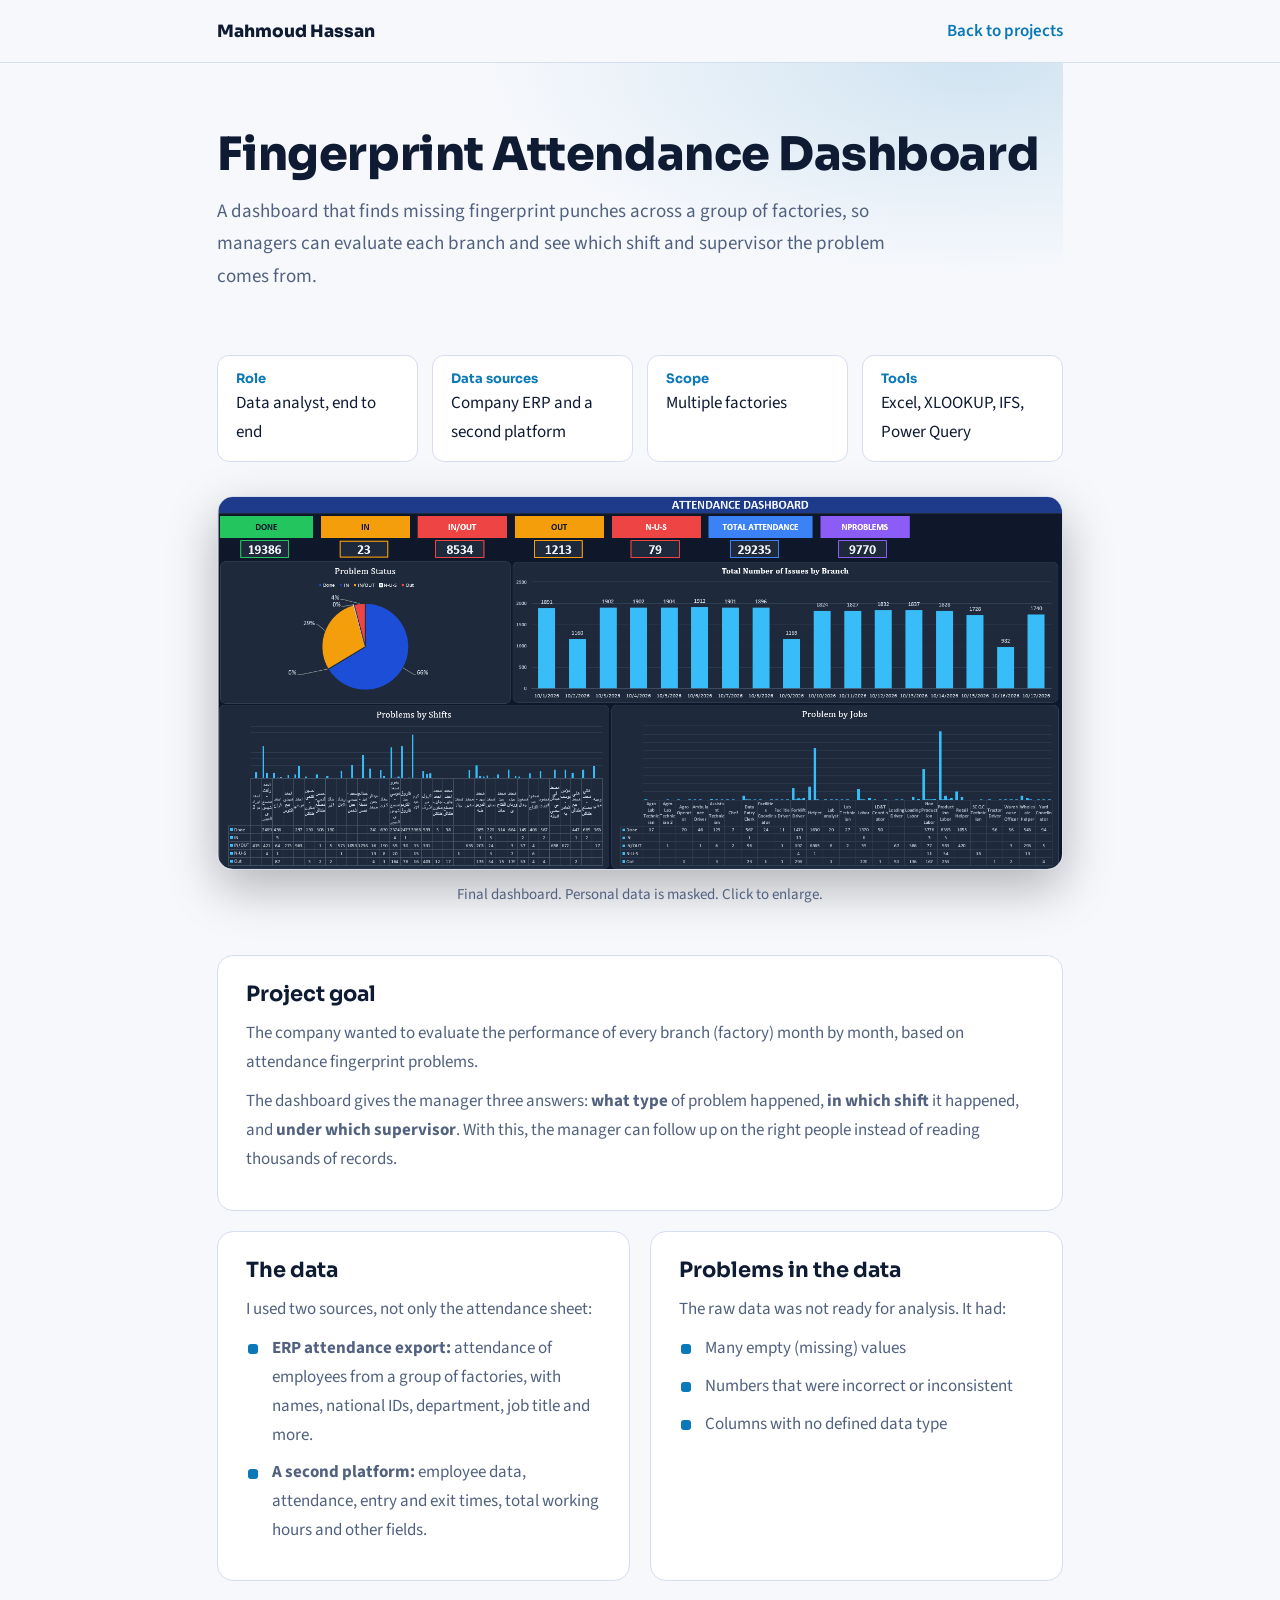
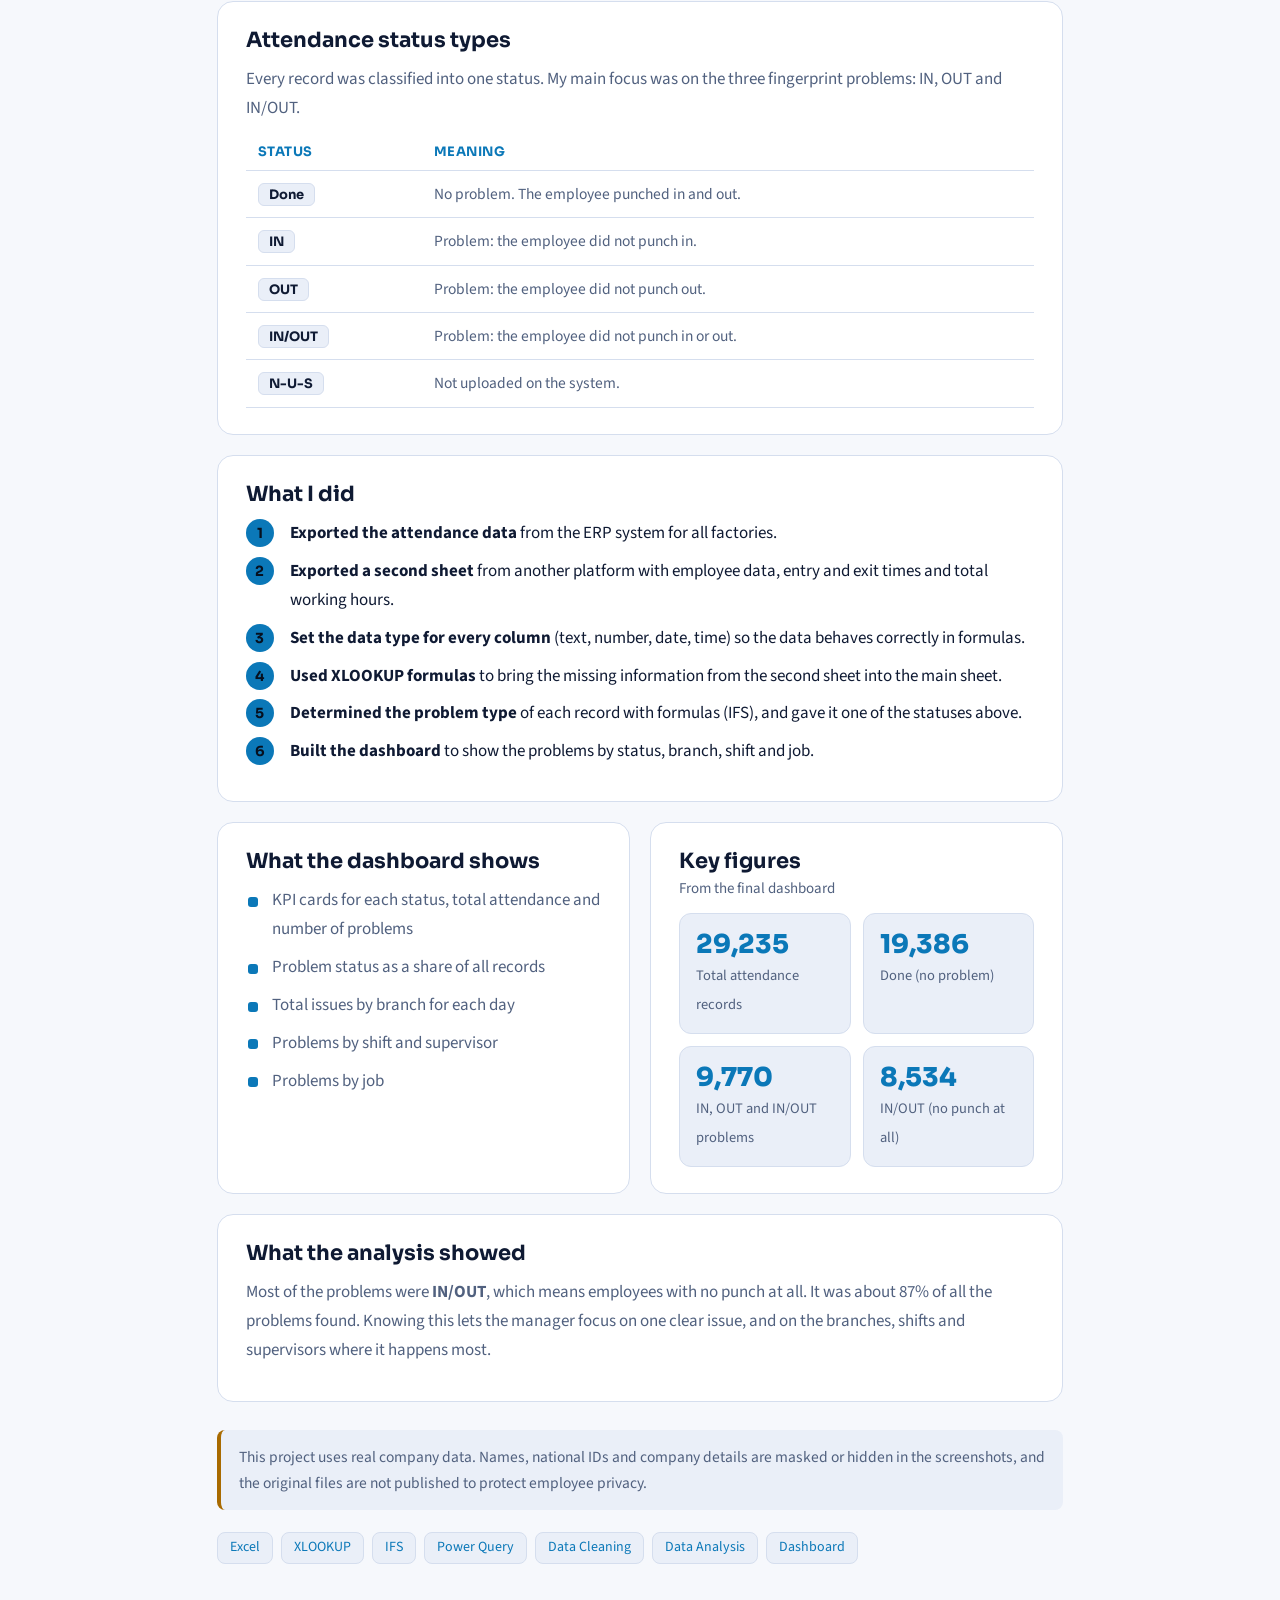
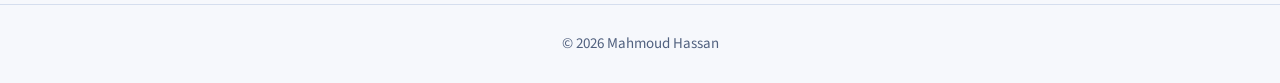
<file: projects/attendance.html>
<!DOCTYPE html>
<html lang="en"><head><meta charset="UTF-8"><meta name="viewport" content="width=device-width, initial-scale=1.0">
<title>Fingerprint Attendance Dashboard | Mahmoud Hassan</title>
<link href="https://fonts.googleapis.com/css2?family=Sora:wght@600;800&family=Source+Sans+3:wght@400;600&display=swap" rel="stylesheet">
<style>
:root{--bg:#0a1020;--bg2:#0f1830;--card:#121d38;--line:#22304f;--text:#eef2f9;--muted:#9fb0cc;--accent:#38bdf8;--accent2:#f5b544;--head:'Sora','Segoe UI',Arial,sans-serif;--body:'Source Sans 3','Segoe UI',Arial,sans-serif}
@media (prefers-color-scheme:light){:root{--bg:#f6f8fc;--bg2:#eaeff8;--card:#fff;--line:#d5deee;--text:#0f1a33;--muted:#51617f;--accent:#0b78b8;--accent2:#a86a00}}
*{margin:0;padding:0;box-sizing:border-box}
body{font-family:var(--body);font-size:17px;background:var(--bg);color:var(--text);line-height:1.7}
a{color:var(--accent)}
:focus-visible{outline:3px solid var(--accent);outline-offset:3px;border-radius:6px}
.wrap{max-width:1000px;margin:0 auto;padding:0 6%}
h1,h2,h3{font-family:var(--head);line-height:1.2}
.top{position:sticky;top:0;z-index:5;background:color-mix(in srgb,var(--bg) 92%,transparent);backdrop-filter:blur(10px);border-bottom:1px solid var(--line)}
.top .wrap{display:flex;justify-content:space-between;align-items:center;height:62px}
.top a{text-decoration:none;font-weight:600}
.top .who{font:800 17px var(--head);color:var(--text)}
header.hero{padding:64px 0 24px;background:radial-gradient(700px 300px at 90% 0%,color-mix(in srgb,var(--accent) 16%,transparent),transparent 70%)}
header.hero h1{font-size:clamp(30px,5vw,46px);font-weight:800;letter-spacing:-.01em;margin-bottom:14px}
header.hero p{color:var(--muted);font-size:19px;max-width:700px}
.meta{display:grid;grid-template-columns:repeat(auto-fit,minmax(200px,1fr));gap:14px;margin:28px 0 34px}
.meta div{background:var(--card);border:1px solid var(--line);border-radius:12px;padding:14px 18px}
.meta b{display:block;font:700 13px var(--head);color:var(--accent);margin-bottom:2px}
.shot{margin:0 0 48px}
.shot a{display:block;border-radius:16px;overflow:hidden;border:1px solid var(--line);box-shadow:0 18px 50px rgba(0,0,0,.28)}
.shot img{width:100%;display:block}
.shot figcaption{color:var(--muted);font-size:15px;margin-top:12px;text-align:center}
.grid{display:grid;grid-template-columns:1fr 1fr;gap:20px;margin-bottom:20px}
section{background:var(--card);border:1px solid var(--line);border-radius:16px;padding:26px 28px}
.full{margin-bottom:20px}
h2{font-size:21px;margin-bottom:12px}
p{color:var(--muted);margin-bottom:10px}
ul{list-style:none;color:var(--muted)}
li{position:relative;padding-left:26px;margin-bottom:9px}
li::before{content:"";position:absolute;left:2px;top:.62em;width:10px;height:10px;border-radius:3px;background:var(--accent)}
.note{border-left:4px solid var(--accent2);background:var(--bg2);border-radius:8px;padding:14px 18px;color:var(--muted);font-size:15.5px;margin:28px 0 22px}
.chips{display:flex;flex-wrap:wrap;gap:8px;margin-bottom:10px}
.chips span{background:var(--bg2);border:1px solid var(--line);color:var(--accent);border-radius:8px;padding:3px 12px;font-size:14px}
footer{border-top:1px solid var(--line);padding:26px 0;text-align:center;color:var(--muted);font-size:15px;margin-top:40px}
@media(max-width:760px){.grid{grid-template-columns:1fr}}

.kpis{display:grid;grid-template-columns:repeat(auto-fit,minmax(150px,1fr));gap:12px;margin-top:14px}
.kpi{background:var(--bg2);border:1px solid var(--line);border-radius:12px;padding:14px 16px}
.kpi strong{display:block;font:800 26px var(--head);color:var(--accent)}
.kpi span{color:var(--muted);font-size:14.5px}
.steps{counter-reset:s;list-style:none}
.steps li{padding-left:44px;counter-increment:s}
.steps li::before{content:counter(s);width:28px;height:28px;border-radius:50%;top:0;left:0;background:var(--accent);color:#06101f;font:700 14px var(--head);display:grid;place-items:center}
h2 small{display:block;font:400 15px var(--body);color:var(--muted);margin-top:4px}

table{width:100%;border-collapse:collapse;font-size:15.5px}
th,td{text-align:left;padding:10px 12px;border-bottom:1px solid var(--line);vertical-align:top}
th{font:700 13px var(--head);color:var(--accent);text-transform:uppercase;letter-spacing:.04em}
td:first-child{white-space:nowrap}
td{color:var(--muted)}
.tag{display:inline-block;font:700 13px var(--head);padding:2px 10px;border-radius:6px;background:var(--bg2);border:1px solid var(--line);color:var(--text)}
.scroll{overflow-x:auto}
pre{background:var(--bg2);border:1px solid var(--line);border-radius:10px;padding:14px 16px;overflow-x:auto;font:14px/1.6 Consolas,Menlo,monospace;color:var(--text);margin-top:10px}
details{margin-top:16px}summary{cursor:pointer;font-weight:600;color:var(--accent)}
</style></head><body>
<div class="top"><div class="wrap"><span class="who">Mahmoud Hassan</span><a href="../index.html#projects">Back to projects</a></div></div>
<main class="wrap">
<header class="hero"><h1>Fingerprint Attendance Dashboard</h1>
<p>A dashboard that finds missing fingerprint punches across a group of factories, so managers can evaluate each branch and see which shift and supervisor the problem comes from.</p></header>
<div class="meta">
<div><b>Role</b>Data analyst, end to end</div>
<div><b>Data sources</b>Company ERP and a second platform</div>
<div><b>Scope</b>Multiple factories</div>
<div><b>Tools</b>Excel, XLOOKUP, IFS, Power Query</div>
</div>
<figure class="shot"><a href="../Attendance%20Dashboard.png" target="_blank" rel="noopener"><img src="../Attendance%20Dashboard.png" alt="Fingerprint Attendance Dashboard" onerror="this.closest('figure').remove()"></a><figcaption>Final dashboard. Personal data is masked. Click to enlarge.</figcaption></figure>

<section class="full"><h2>Project goal</h2>
<p>The company wanted to evaluate the performance of every branch (factory) month by month, based on attendance fingerprint problems.</p>
<p>The dashboard gives the manager three answers: <b>what type</b> of problem happened, <b>in which shift</b> it happened, and <b>under which supervisor</b>. With this, the manager can follow up on the right people instead of reading thousands of records.</p></section>

<div class="grid">
<section><h2>The data</h2>
<p>I used two sources, not only the attendance sheet:</p>
<ul><li><b>ERP attendance export:</b> attendance of employees from a group of factories, with names, national IDs, department, job title and more.</li><li><b>A second platform:</b> employee data, attendance, entry and exit times, total working hours and other fields.</li></ul></section>
<section><h2>Problems in the data</h2>
<p>The raw data was not ready for analysis. It had:</p>
<ul><li>Many empty (missing) values</li><li>Numbers that were incorrect or inconsistent</li><li>Columns with no defined data type</li></ul></section>
</div>

<section class="full"><h2>Attendance status types</h2>
<p>Every record was classified into one status. My main focus was on the three fingerprint problems: IN, OUT and IN/OUT.</p>
<div class="scroll"><table>
<tr><th>Status</th><th>Meaning</th></tr>
<tr><td><span class="tag">Done</span></td><td>No problem. The employee punched in and out.</td></tr>
<tr><td><span class="tag">IN</span></td><td>Problem: the employee did not punch in.</td></tr>
<tr><td><span class="tag">OUT</span></td><td>Problem: the employee did not punch out.</td></tr>
<tr><td><span class="tag">IN/OUT</span></td><td>Problem: the employee did not punch in or out.</td></tr>
<tr><td><span class="tag">N-U-S</span></td><td>Not uploaded on the system.</td></tr>
</table></div></section>

<section class="full"><h2>What I did</h2>
<ol class="steps">
<li><b>Exported the attendance data</b> from the ERP system for all factories.</li>
<li><b>Exported a second sheet</b> from another platform with employee data, entry and exit times and total working hours.</li>
<li><b>Set the data type for every column</b> (text, number, date, time) so the data behaves correctly in formulas.</li>
<li><b>Used XLOOKUP formulas</b> to bring the missing information from the second sheet into the main sheet.</li>
<li><b>Determined the problem type</b> of each record with formulas (IFS), and gave it one of the statuses above.</li>
<li><b>Built the dashboard</b> to show the problems by status, branch, shift and job.</li>
</ol></section>

<div class="grid">
<section><h2>What the dashboard shows</h2>
<ul><li>KPI cards for each status, total attendance and number of problems</li><li>Problem status as a share of all records</li><li>Total issues by branch for each day</li><li>Problems by shift and supervisor</li><li>Problems by job</li></ul></section>
<section><h2>Key figures<small>From the final dashboard</small></h2>
<div class="kpis">
<div class="kpi"><strong>29,235</strong><span>Total attendance records</span></div>
<div class="kpi"><strong>19,386</strong><span>Done (no problem)</span></div>
<div class="kpi"><strong>9,770</strong><span>IN, OUT and IN/OUT problems</span></div>
<div class="kpi"><strong>8,534</strong><span>IN/OUT (no punch at all)</span></div>
</div></section>
</div>

<section class="full"><h2>What the analysis showed</h2>
<p>Most of the problems were <b>IN/OUT</b>, which means employees with no punch at all. It was about 87% of all the problems found. Knowing this lets the manager focus on one clear issue, and on the branches, shifts and supervisors where it happens most.</p>
<!-- EDIT: add what the company did after seeing the dashboard, if you have a real result. --></section>

<p class="note">This project uses real company data. Names, national IDs and company details are masked or hidden in the screenshots, and the original files are not published to protect employee privacy.</p>
<div class="chips"><span>Excel</span><span>XLOOKUP</span><span>IFS</span><span>Power Query</span><span>Data Cleaning</span><span>Data Analysis</span><span>Dashboard</span></div>
</main>
<footer>© 2026 Mahmoud Hassan</footer>
</body></html>
</file>
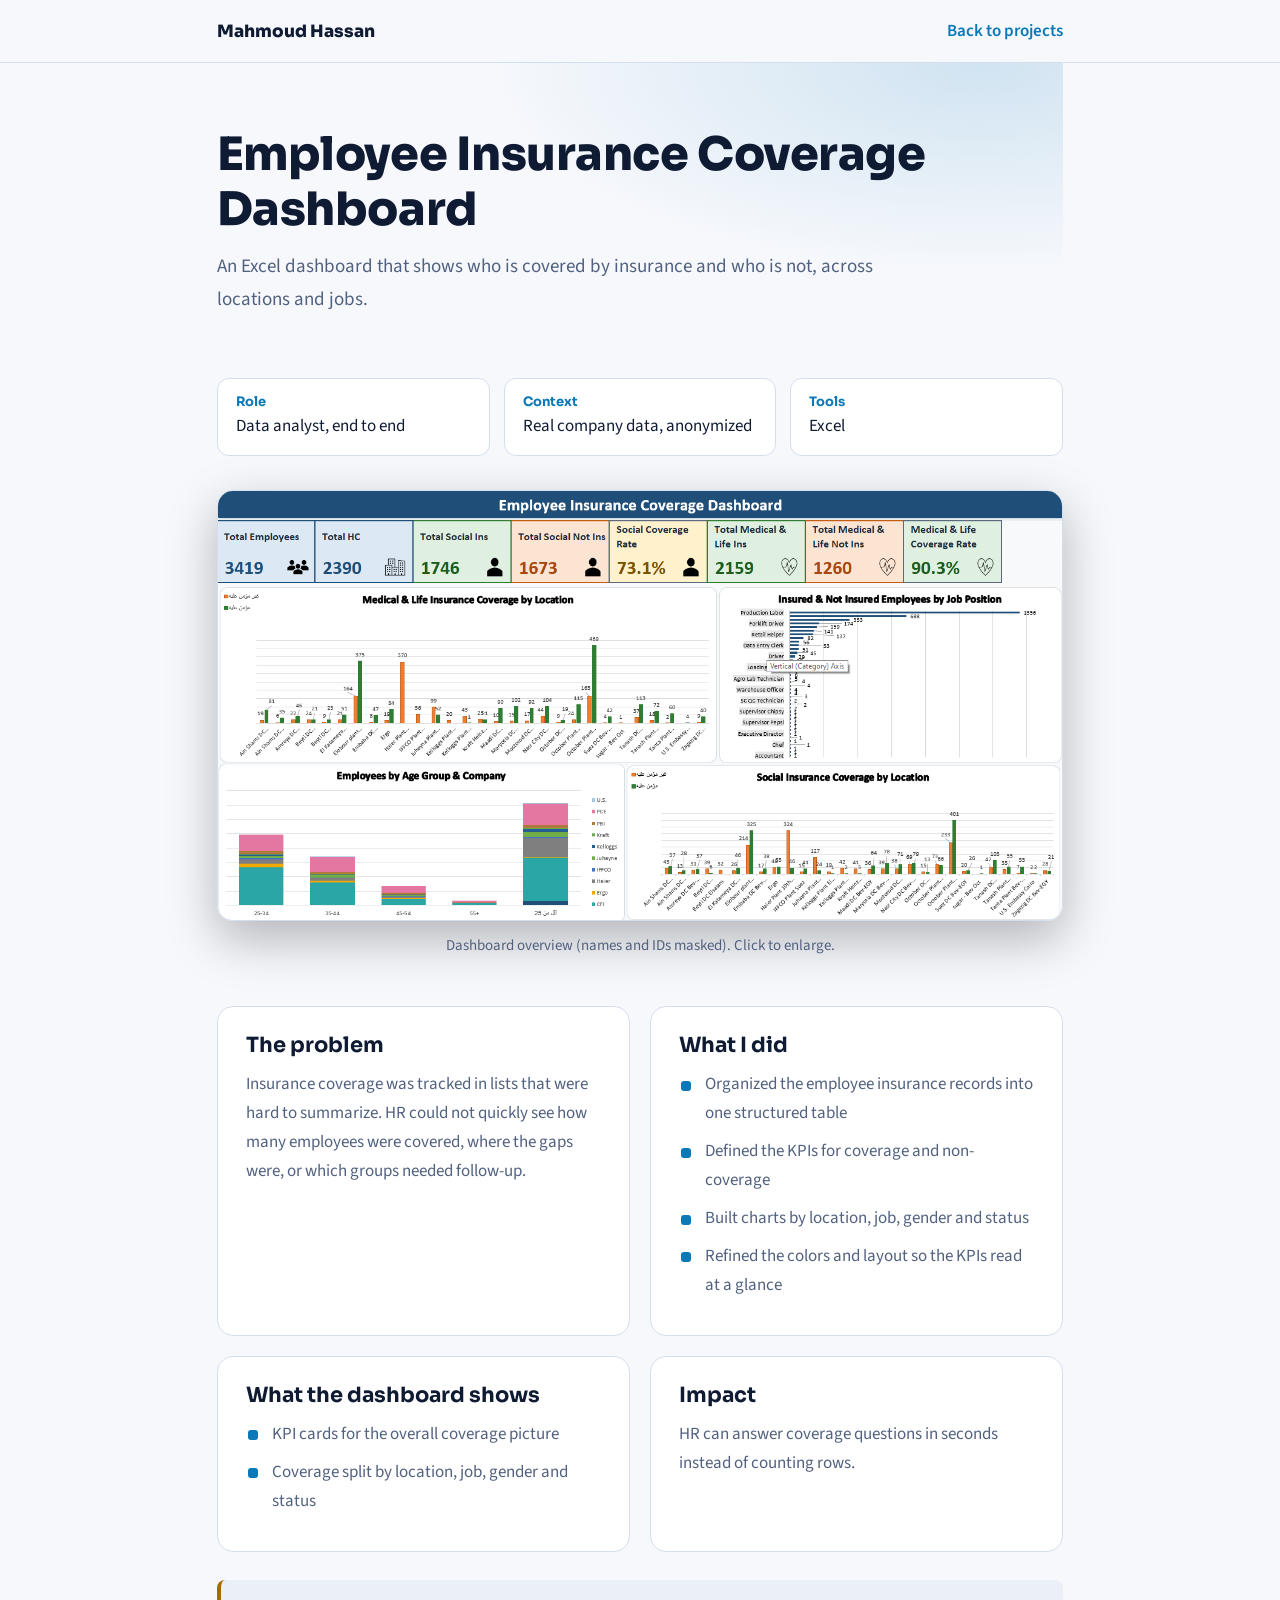
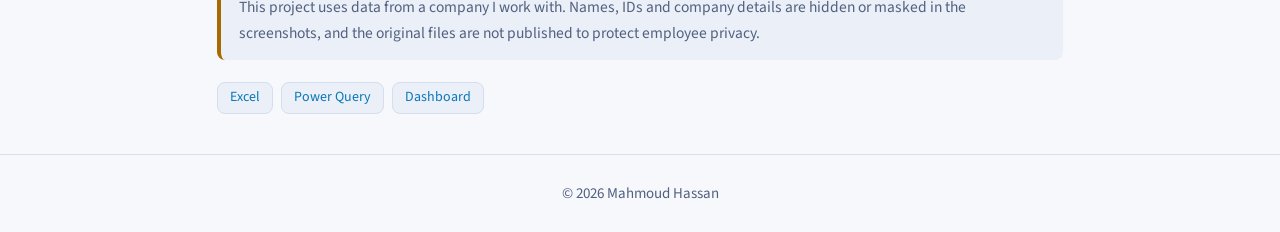
<file: projects/insurance.html>
<!DOCTYPE html>
<html lang="en"><head><meta charset="UTF-8"><meta name="viewport" content="width=device-width, initial-scale=1.0">
<title>Employee Insurance Coverage Dashboard | Mahmoud Hassan</title>
<link href="https://fonts.googleapis.com/css2?family=Sora:wght@600;800&family=Source+Sans+3:wght@400;600&display=swap" rel="stylesheet">
<style>
:root{--bg:#0a1020;--bg2:#0f1830;--card:#121d38;--line:#22304f;--text:#eef2f9;--muted:#9fb0cc;--accent:#38bdf8;--accent2:#f5b544;--head:'Sora','Segoe UI',Arial,sans-serif;--body:'Source Sans 3','Segoe UI',Arial,sans-serif}
@media (prefers-color-scheme:light){:root{--bg:#f6f8fc;--bg2:#eaeff8;--card:#fff;--line:#d5deee;--text:#0f1a33;--muted:#51617f;--accent:#0b78b8;--accent2:#a86a00}}
*{margin:0;padding:0;box-sizing:border-box}
body{font-family:var(--body);font-size:17px;background:var(--bg);color:var(--text);line-height:1.7}
a{color:var(--accent)}
:focus-visible{outline:3px solid var(--accent);outline-offset:3px;border-radius:6px}
.wrap{max-width:1000px;margin:0 auto;padding:0 6%}
h1,h2,h3{font-family:var(--head);line-height:1.2}
.top{position:sticky;top:0;z-index:5;background:color-mix(in srgb,var(--bg) 92%,transparent);backdrop-filter:blur(10px);border-bottom:1px solid var(--line)}
.top .wrap{display:flex;justify-content:space-between;align-items:center;height:62px}
.top a{text-decoration:none;font-weight:600}
.top .who{font:800 17px var(--head);color:var(--text)}
header.hero{padding:64px 0 24px;background:radial-gradient(700px 300px at 90% 0%,color-mix(in srgb,var(--accent) 16%,transparent),transparent 70%)}
header.hero h1{font-size:clamp(30px,5vw,46px);font-weight:800;letter-spacing:-.01em;margin-bottom:14px}
header.hero p{color:var(--muted);font-size:19px;max-width:700px}
.meta{display:grid;grid-template-columns:repeat(auto-fit,minmax(200px,1fr));gap:14px;margin:28px 0 34px}
.meta div{background:var(--card);border:1px solid var(--line);border-radius:12px;padding:14px 18px}
.meta b{display:block;font:700 13px var(--head);color:var(--accent);margin-bottom:2px}
.shot{margin:0 0 48px}
.shot a{display:block;border-radius:16px;overflow:hidden;border:1px solid var(--line);box-shadow:0 18px 50px rgba(0,0,0,.28)}
.shot img{width:100%;display:block}
.shot figcaption{color:var(--muted);font-size:15px;margin-top:12px;text-align:center}
.grid{display:grid;grid-template-columns:1fr 1fr;gap:20px;margin-bottom:20px}
section{background:var(--card);border:1px solid var(--line);border-radius:16px;padding:26px 28px}
.full{margin-bottom:20px}
h2{font-size:21px;margin-bottom:12px}
p{color:var(--muted);margin-bottom:10px}
ul{list-style:none;color:var(--muted)}
li{position:relative;padding-left:26px;margin-bottom:9px}
li::before{content:"";position:absolute;left:2px;top:.62em;width:10px;height:10px;border-radius:3px;background:var(--accent)}
.note{border-left:4px solid var(--accent2);background:var(--bg2);border-radius:8px;padding:14px 18px;color:var(--muted);font-size:15.5px;margin:28px 0 22px}
.chips{display:flex;flex-wrap:wrap;gap:8px;margin-bottom:10px}
.chips span{background:var(--bg2);border:1px solid var(--line);color:var(--accent);border-radius:8px;padding:3px 12px;font-size:14px}
footer{border-top:1px solid var(--line);padding:26px 0;text-align:center;color:var(--muted);font-size:15px;margin-top:40px}
@media(max-width:760px){.grid{grid-template-columns:1fr}}
</style></head><body>
<div class="top"><div class="wrap"><span class="who">Mahmoud Hassan</span><a href="../index.html#projects">Back to projects</a></div></div>
<main class="wrap">
<header class="hero"><h1>Employee Insurance Coverage Dashboard</h1><p>An Excel dashboard that shows who is covered by insurance and who is not, across locations and jobs.</p></header>
<div class="meta">
<div><b>Role</b>Data analyst, end to end</div>
<div><b>Context</b>Real company data, anonymized</div>
<div><b>Tools</b>Excel</div>
</div>
<figure class="shot"><a href="../Insurance%20Dashboard.png" target="_blank" rel="noopener"><img src="../Insurance%20Dashboard.png" alt="Employee Insurance Coverage Dashboard screenshot"></a><figcaption>Dashboard overview (names and IDs masked). Click to enlarge.</figcaption></figure>
<div class="grid"><section><h2>The problem</h2><p>Insurance coverage was tracked in lists that were hard to summarize. HR could not quickly see how many employees were covered, where the gaps were, or which groups needed follow-up.</p></section>
<section><h2>What I did</h2><ul><li>Organized the employee insurance records into one structured table</li><li>Defined the KPIs for coverage and non-coverage</li><li>Built charts by location, job, gender and status</li><li>Refined the colors and layout so the KPIs read at a glance</li></ul></section></div>
<div class="grid"><section><h2>What the dashboard shows</h2><ul><li>KPI cards for the overall coverage picture</li><li>Coverage split by location, job, gender and status</li></ul></section>
<section><h2>Impact</h2><p>HR can answer coverage questions in seconds instead of counting rows. <!-- EDIT: add a real result, for example number of gaps found or time saved. --></p></section></div>
<p class="note">This project uses data from a company I work with. Names, IDs and company details are hidden or masked in the screenshots, and the original files are not published to protect employee privacy.</p>
<div class="chips"><span>Excel</span><span>Power Query</span><span>Dashboard</span></div>
</main>
<footer>© 2026 Mahmoud Hassan</footer>
</body></html>
</file>
